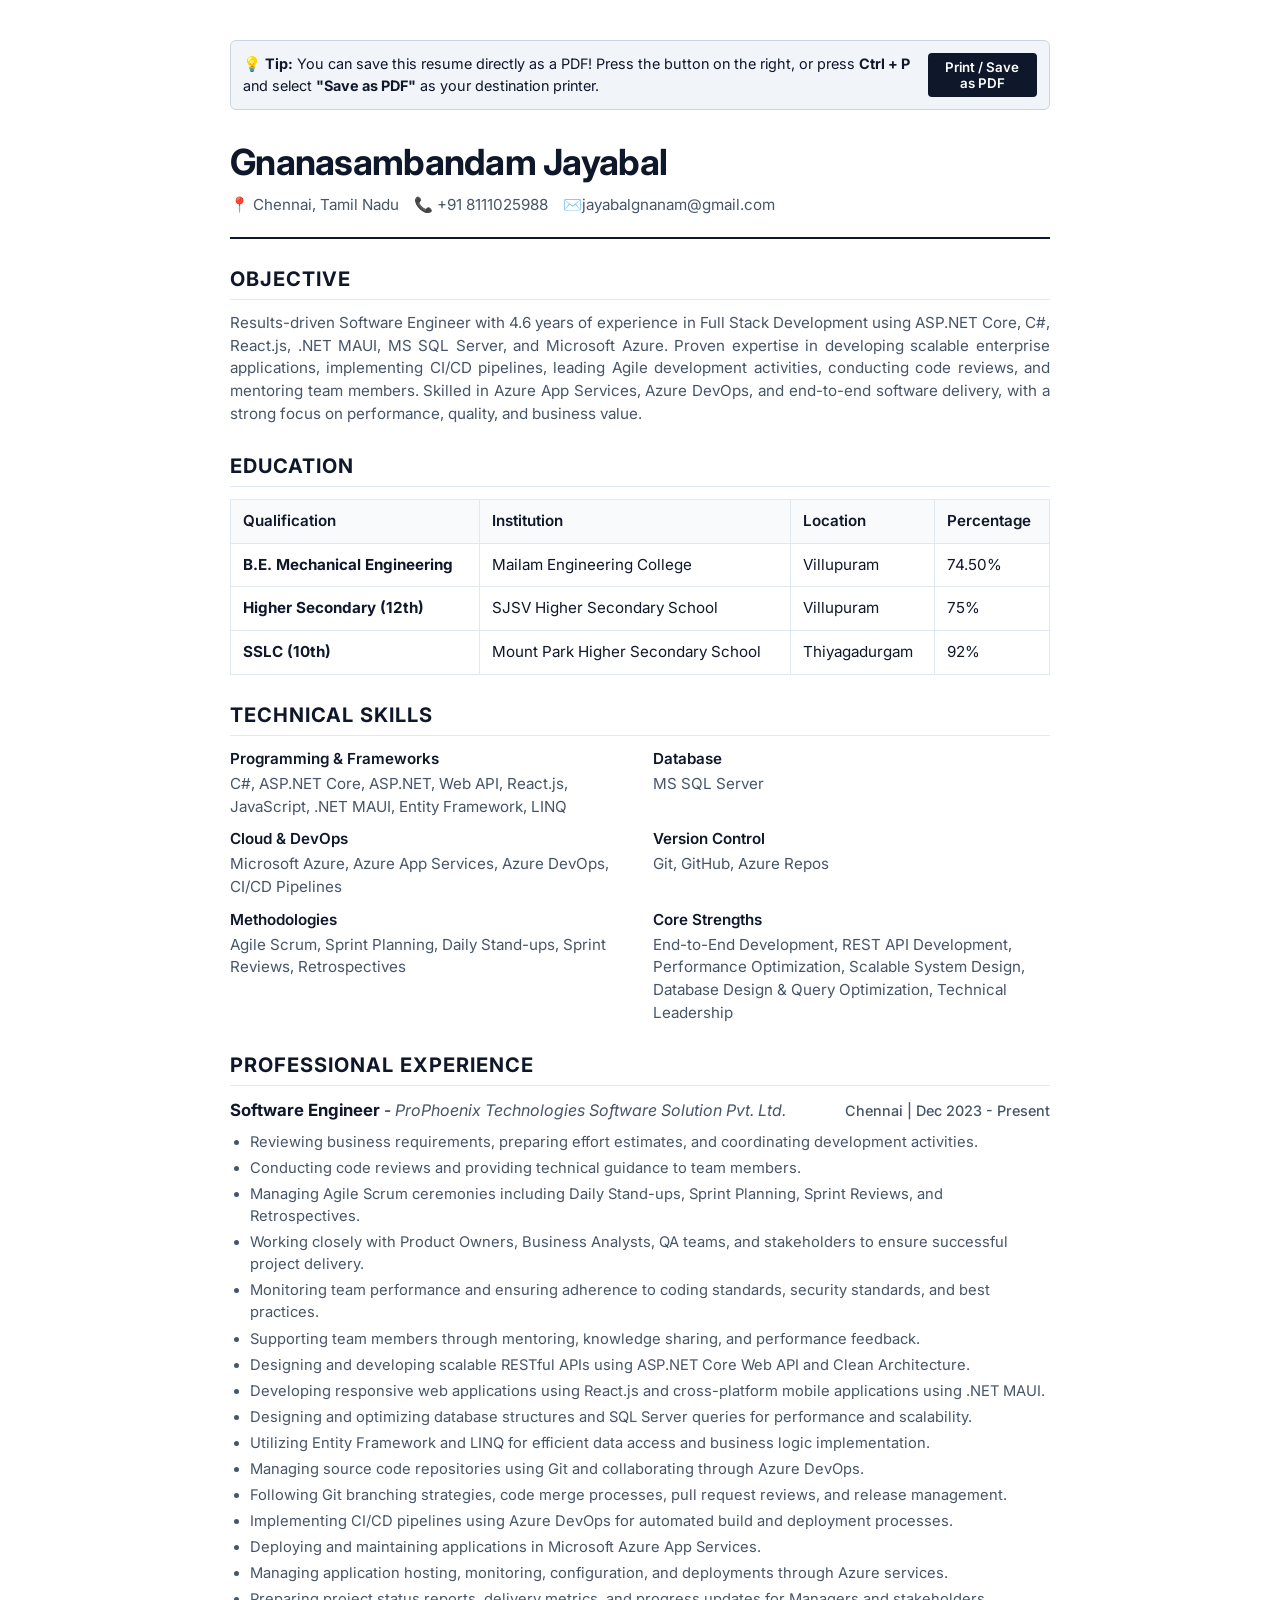
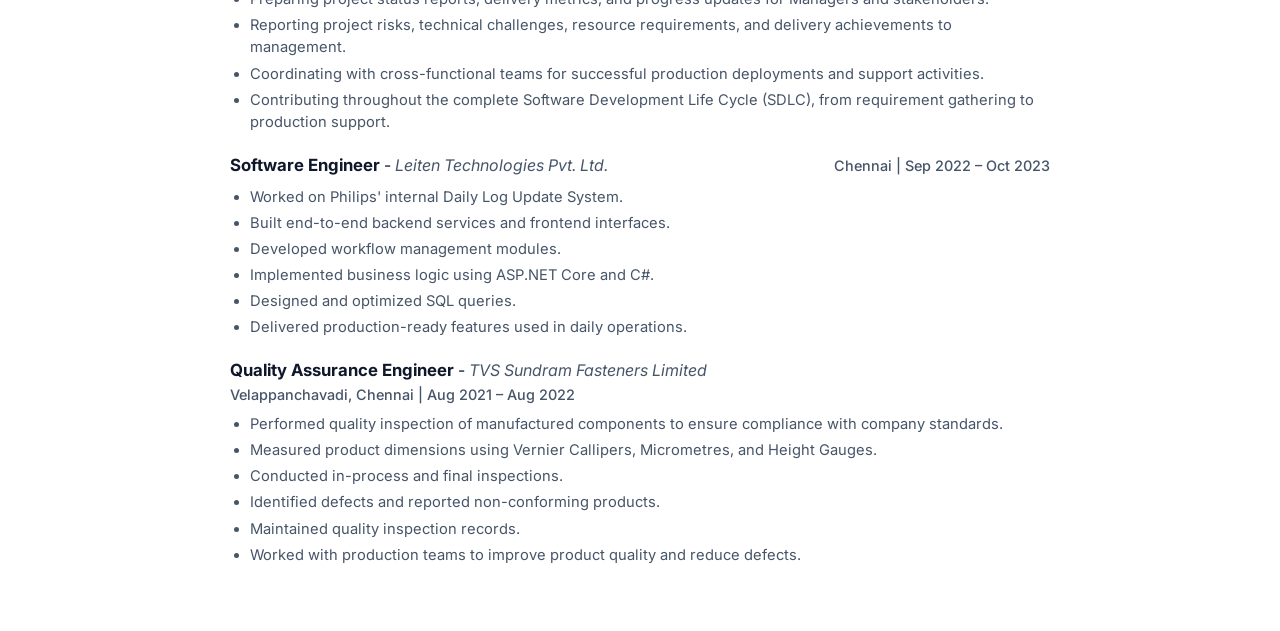
<file: resume.html>
<!DOCTYPE html>
<html lang="en">
<head>
  <meta charset="UTF-8">
  <meta name="viewport" content="width=device-width, initial-scale=1.0">
  <title>Gnanasambandam Jayabal - Resume</title>
  <link rel="preconnect" href="https://fonts.googleapis.com">
  <link rel="preconnect" href="https://fonts.gstatic.com" crossorigin>
  <link href="https://fonts.googleapis.com/css2?family=Inter:wght@300;400;500;600;700&display=swap" rel="stylesheet">
  <style>
    :root {
      --primary-color: #0f172a;
      --secondary-color: #475569;
      --border-color: #e2e8f0;
      --bg-color: #ffffff;
    }
    
    * {
      box-sizing: border-box;
      margin: 0;
      padding: 0;
    }
    
    body {
      font-family: 'Inter', sans-serif;
      background-color: var(--bg-color);
      color: var(--primary-color);
      line-height: 1.5;
      padding: 40px;
      max-width: 900px;
      margin: 0 auto;
    }
    
    /* Header Section */
    .header {
      border-bottom: 2px solid var(--primary-color);
      padding-bottom: 20px;
      margin-bottom: 25px;
    }
    
    .name {
      font-size: 2.25rem;
      font-weight: 700;
      letter-spacing: -0.02em;
      margin-bottom: 5px;
    }
    
    .contact-info {
      display: flex;
      flex-wrap: wrap;
      gap: 15px;
      color: var(--secondary-color);
      font-size: 0.95rem;
    }
    
    .contact-info span {
      display: flex;
      align-items: center;
    }
    
    /* Section Styles */
    .section {
      margin-bottom: 25px;
    }
    
    .section-title {
      font-size: 1.25rem;
      text-transform: uppercase;
      letter-spacing: 0.05em;
      font-weight: 700;
      border-bottom: 1px solid var(--border-color);
      padding-bottom: 5px;
      margin-bottom: 12px;
      color: var(--primary-color);
    }
    
    .objective-text {
      color: var(--secondary-color);
      font-size: 0.95rem;
      text-align: justify;
    }
    
    /* Education Table */
    .edu-table {
      width: 100%;
      border-collapse: collapse;
      margin-top: 5px;
      font-size: 0.95rem;
    }
    
    .edu-table th, .edu-table td {
      border: 1px solid var(--border-color);
      padding: 10px 12px;
      text-align: left;
    }
    
    .edu-table th {
      background-color: #f8fafc;
      font-weight: 600;
      color: var(--primary-color);
    }
    
    /* Skills Grid */
    .skills-container {
      display: grid;
      grid-template-columns: repeat(2, 1fr);
      gap: 10px 25px;
      font-size: 0.95rem;
    }
    
    .skill-item {
      display: flex;
      flex-direction: column;
    }
    
    .skill-category {
      font-weight: 600;
      color: var(--primary-color);
      margin-bottom: 2px;
    }
    
    .skill-list {
      color: var(--secondary-color);
    }
    
    /* Experience Section */
    .exp-item {
      margin-bottom: 20px;
    }
    
    .exp-header {
      display: flex;
      justify-content: space-between;
      align-items: baseline;
      margin-bottom: 5px;
      flex-wrap: wrap;
    }
    
    .exp-title {
      font-size: 1.05rem;
      font-weight: 700;
      color: var(--primary-color);
    }
    
    .exp-company {
      font-style: italic;
      color: var(--secondary-color);
    }
    
    .exp-meta {
      font-size: 0.9rem;
      font-weight: 500;
      color: var(--secondary-color);
    }
    
    .exp-bullets {
      list-style-type: disc;
      padding-left: 20px;
      margin-top: 8px;
      font-size: 0.92rem;
      color: var(--secondary-color);
      display: flex;
      flex-direction: column;
      gap: 4px;
    }
    
    /* Print Utility */
    .print-banner {
      background-color: #f1f5f9;
      border: 1px solid #cbd5e1;
      padding: 12px;
      border-radius: 6px;
      margin-bottom: 25px;
      display: flex;
      justify-content: space-between;
      align-items: center;
      font-size: 0.9rem;
    }
    
    .print-btn {
      background-color: #0f172a;
      color: white;
      border: none;
      padding: 6px 14px;
      border-radius: 4px;
      font-weight: 600;
      cursor: pointer;
      font-family: inherit;
    }
    
    .print-btn:hover {
      background-color: #1e293b;
    }
    
    @media print {
      .print-banner {
        display: none;
      }
      body {
        padding: 0;
      }
    }
  </style>
</head>
<body>

  <!-- Print Instruction Banner -->
  <div class="print-banner">
    <span>💡 <strong>Tip:</strong> You can save this resume directly as a PDF! Press the button on the right, or press <strong>Ctrl + P</strong> and select <strong>"Save as PDF"</strong> as your destination printer.</span>
    <button onclick="window.print()" class="print-btn">Print / Save as PDF</button>
  </div>

  <header class="header">
    <h1 class="name">Gnanasambandam Jayabal</h1>
    <div class="contact-info">
      <span>📍 Chennai, Tamil Nadu</span>
      <span>📞 +91 8111025988</span>
      <span>✉️ <a href="mailto:jayabalgnanam@gmail.com" style="color: inherit; text-decoration: none;">jayabalgnanam@gmail.com</a></span>
    </div>
  </header>

  <!-- Objective Section -->
  <section class="section">
    <h2 class="section-title">Objective</h2>
    <p class="objective-text">
      Results-driven Software Engineer with 4.6 years of experience in Full Stack Development using ASP.NET Core, C#, React.js, .NET MAUI, MS SQL Server, and Microsoft Azure. Proven expertise in developing scalable enterprise applications, implementing CI/CD pipelines, leading Agile development activities, conducting code reviews, and mentoring team members. Skilled in Azure App Services, Azure DevOps, and end-to-end software delivery, with a strong focus on performance, quality, and business value.
    </p>
  </section>

  <!-- Education Section -->
  <section class="section">
    <h2 class="section-title">Education</h2>
    <table class="edu-table">
      <thead>
        <tr>
          <th>Qualification</th>
          <th>Institution</th>
          <th>Location</th>
          <th>Percentage</th>
        </tr>
      </thead>
      <tbody>
        <tr>
          <td><strong>B.E. Mechanical Engineering</strong></td>
          <td>Mailam Engineering College</td>
          <td>Villupuram</td>
          <td>74.50%</td>
        </tr>
        <tr>
          <td><strong>Higher Secondary (12th)</strong></td>
          <td>SJSV Higher Secondary School</td>
          <td>Villupuram</td>
          <td>75%</td>
        </tr>
        <tr>
          <td><strong>SSLC (10th)</strong></td>
          <td>Mount Park Higher Secondary School</td>
          <td>Thiyagadurgam</td>
          <td>92%</td>
        </tr>
      </tbody>
    </table>
  </section>

  <!-- Skills Section -->
  <section class="section">
    <h2 class="section-title">Technical Skills</h2>
    <div class="skills-container">
      <div class="skill-item">
        <span class="skill-category">Programming & Frameworks</span>
        <span class="skill-list">C#, ASP.NET Core, ASP.NET, Web API, React.js, JavaScript, .NET MAUI, Entity Framework, LINQ</span>
      </div>
      <div class="skill-item">
        <span class="skill-category">Database</span>
        <span class="skill-list">MS SQL Server</span>
      </div>
      <div class="skill-item">
        <span class="skill-category">Cloud & DevOps</span>
        <span class="skill-list">Microsoft Azure, Azure App Services, Azure DevOps, CI/CD Pipelines</span>
      </div>
      <div class="skill-item">
        <span class="skill-category">Version Control</span>
        <span class="skill-list">Git, GitHub, Azure Repos</span>
      </div>
      <div class="skill-item">
        <span class="skill-category">Methodologies</span>
        <span class="skill-list">Agile Scrum, Sprint Planning, Daily Stand-ups, Sprint Reviews, Retrospectives</span>
      </div>
      <div class="skill-item">
        <span class="skill-category">Core Strengths</span>
        <span class="skill-list">End-to-End Development, REST API Development, Performance Optimization, Scalable System Design, Database Design & Query Optimization, Technical Leadership</span>
      </div>
    </div>
  </section>

  <!-- Experience Section -->
  <section class="section">
    <h2 class="section-title">Professional Experience</h2>
    
    <!-- Experience 1 -->
    <div class="exp-item">
      <div class="exp-header">
        <div>
          <span class="exp-title">Software Engineer</span> - 
          <span class="exp-company">ProPhoenix Technologies Software Solution Pvt. Ltd.</span>
        </div>
        <span class="exp-meta">Chennai | Dec 2023 - Present</span>
      </div>
      <ul class="exp-bullets">
        <li>Reviewing business requirements, preparing effort estimates, and coordinating development activities.</li>
        <li>Conducting code reviews and providing technical guidance to team members.</li>
        <li>Managing Agile Scrum ceremonies including Daily Stand-ups, Sprint Planning, Sprint Reviews, and Retrospectives.</li>
        <li>Working closely with Product Owners, Business Analysts, QA teams, and stakeholders to ensure successful project delivery.</li>
        <li>Monitoring team performance and ensuring adherence to coding standards, security standards, and best practices.</li>
        <li>Supporting team members through mentoring, knowledge sharing, and performance feedback.</li>
        <li>Designing and developing scalable RESTful APIs using ASP.NET Core Web API and Clean Architecture.</li>
        <li>Developing responsive web applications using React.js and cross-platform mobile applications using .NET MAUI.</li>
        <li>Designing and optimizing database structures and SQL Server queries for performance and scalability.</li>
        <li>Utilizing Entity Framework and LINQ for efficient data access and business logic implementation.</li>
        <li>Managing source code repositories using Git and collaborating through Azure DevOps.</li>
        <li>Following Git branching strategies, code merge processes, pull request reviews, and release management.</li>
        <li>Implementing CI/CD pipelines using Azure DevOps for automated build and deployment processes.</li>
        <li>Deploying and maintaining applications in Microsoft Azure App Services.</li>
        <li>Managing application hosting, monitoring, configuration, and deployments through Azure services.</li>
        <li>Preparing project status reports, delivery metrics, and progress updates for Managers and stakeholders.</li>
        <li>Reporting project risks, technical challenges, resource requirements, and delivery achievements to management.</li>
        <li>Coordinating with cross-functional teams for successful production deployments and support activities.</li>
        <li>Contributing throughout the complete Software Development Life Cycle (SDLC), from requirement gathering to production support.</li>
      </ul>
    </div>

    <!-- Experience 2 -->
    <div class="exp-item">
      <div class="exp-header">
        <div>
          <span class="exp-title">Software Engineer</span> - 
          <span class="exp-company">Leiten Technologies Pvt. Ltd.</span>
        </div>
        <span class="exp-meta">Chennai | Sep 2022 – Oct 2023</span>
      </div>
      <ul class="exp-bullets">
        <li>Worked on Philips' internal Daily Log Update System.</li>
        <li>Built end-to-end backend services and frontend interfaces.</li>
        <li>Developed workflow management modules.</li>
        <li>Implemented business logic using ASP.NET Core and C#.</li>
        <li>Designed and optimized SQL queries.</li>
        <li>Delivered production-ready features used in daily operations.</li>
      </ul>
    </div>

    <!-- Experience 3 -->
    <div class="exp-item">
      <div class="exp-header">
        <div>
          <span class="exp-title">Quality Assurance Engineer</span> - 
          <span class="exp-company">TVS Sundram Fasteners Limited</span>
        </div>
        <span class="exp-meta">Velappanchavadi, Chennai | Aug 2021 – Aug 2022</span>
      </div>
      <ul class="exp-bullets">
        <li>Performed quality inspection of manufactured components to ensure compliance with company standards.</li>
        <li>Measured product dimensions using Vernier Callipers, Micrometres, and Height Gauges.</li>
        <li>Conducted in-process and final inspections.</li>
        <li>Identified defects and reported non-conforming products.</li>
        <li>Maintained quality inspection records.</li>
        <li>Worked with production teams to improve product quality and reduce defects.</li>
      </ul>
    </div>
  </section>

</body>
</html>
</file>
